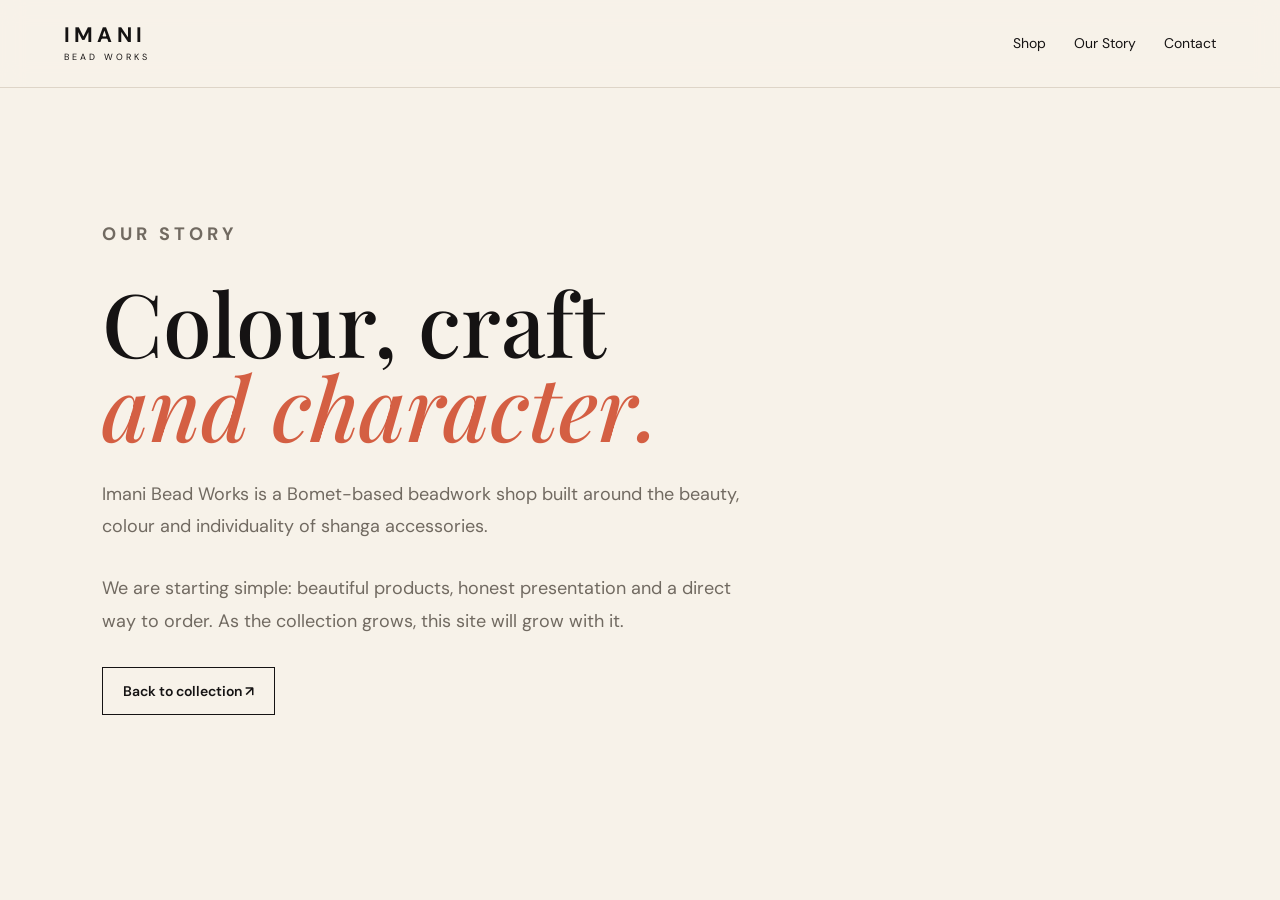
<file: about.html>
<!doctype html>
<html lang="en"><head><meta charset="UTF-8"><meta name="viewport" content="width=device-width,initial-scale=1"><title>Our Story · Imani Bead Works</title><link rel="stylesheet" href="style.css?v=3"></head>
<body>
<header class="site-header"><a class="brand" href="index.html"><span>IMANI</span><small>BEAD WORKS</small></a><nav><a href="index.html">Shop</a><a href="about.html">Our Story</a><a href="contact.html">Contact</a></nav></header>
<main class="simple-page"><p class="eyebrow">OUR STORY</p><h1>Colour, craft<br><em>and character.</em></h1><p>Imani Bead Works is a Bomet-based beadwork shop built around the beauty, colour and individuality of shanga accessories.</p><p>We are starting simple: beautiful products, honest presentation and a direct way to order. As the collection grows, this site will grow with it.</p><a class="cta" href="index.html">Back to collection ↗</a></main>
</body></html>
</file>
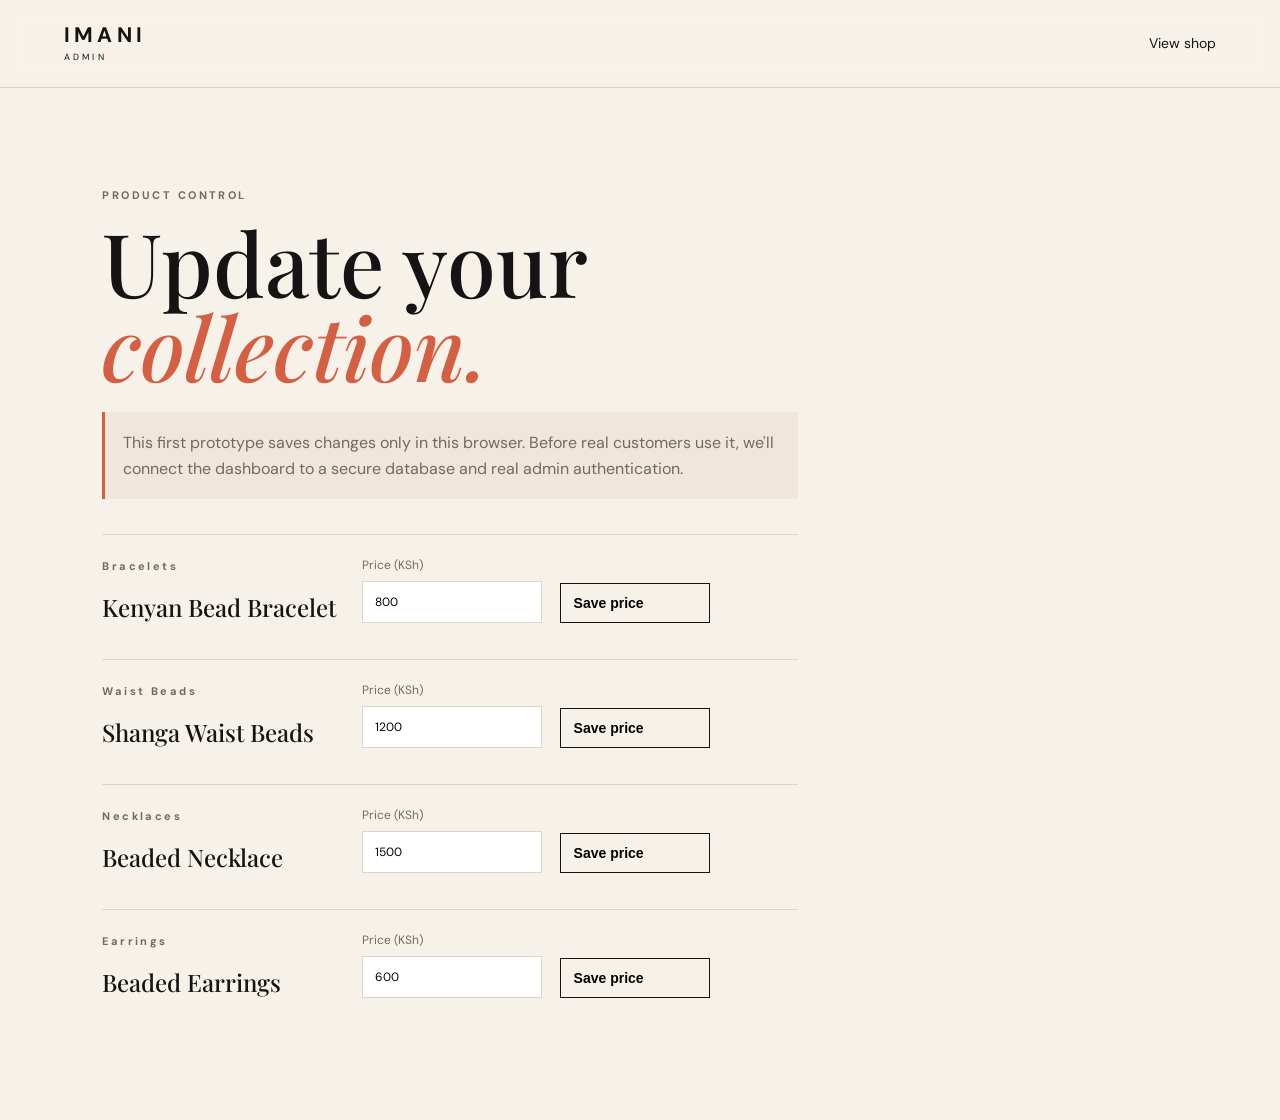
<file: admin.html>
<!doctype html>
<html lang="en"><head><meta charset="UTF-8"><meta name="viewport" content="width=device-width,initial-scale=1"><title>Admin · Imani Bead Works</title><link rel="stylesheet" href="style.css?v=3"></head>
<body>
<header class="site-header"><a class="brand" href="index.html"><span>IMANI</span><small>ADMIN</small></a><nav><a href="index.html">View shop</a></nav></header>
<main class="admin-page">
  <p class="eyebrow">PRODUCT CONTROL</p><h1>Update your <em>collection.</em></h1>
  <p class="notice">This first prototype saves changes only in this browser. Before real customers use it, we'll connect the dashboard to a secure database and real admin authentication.</p>
  <div id="admin-products" class="admin-list"></div>
</main>
<script src="admin.js?v=3"></script>
</body></html>
</file>
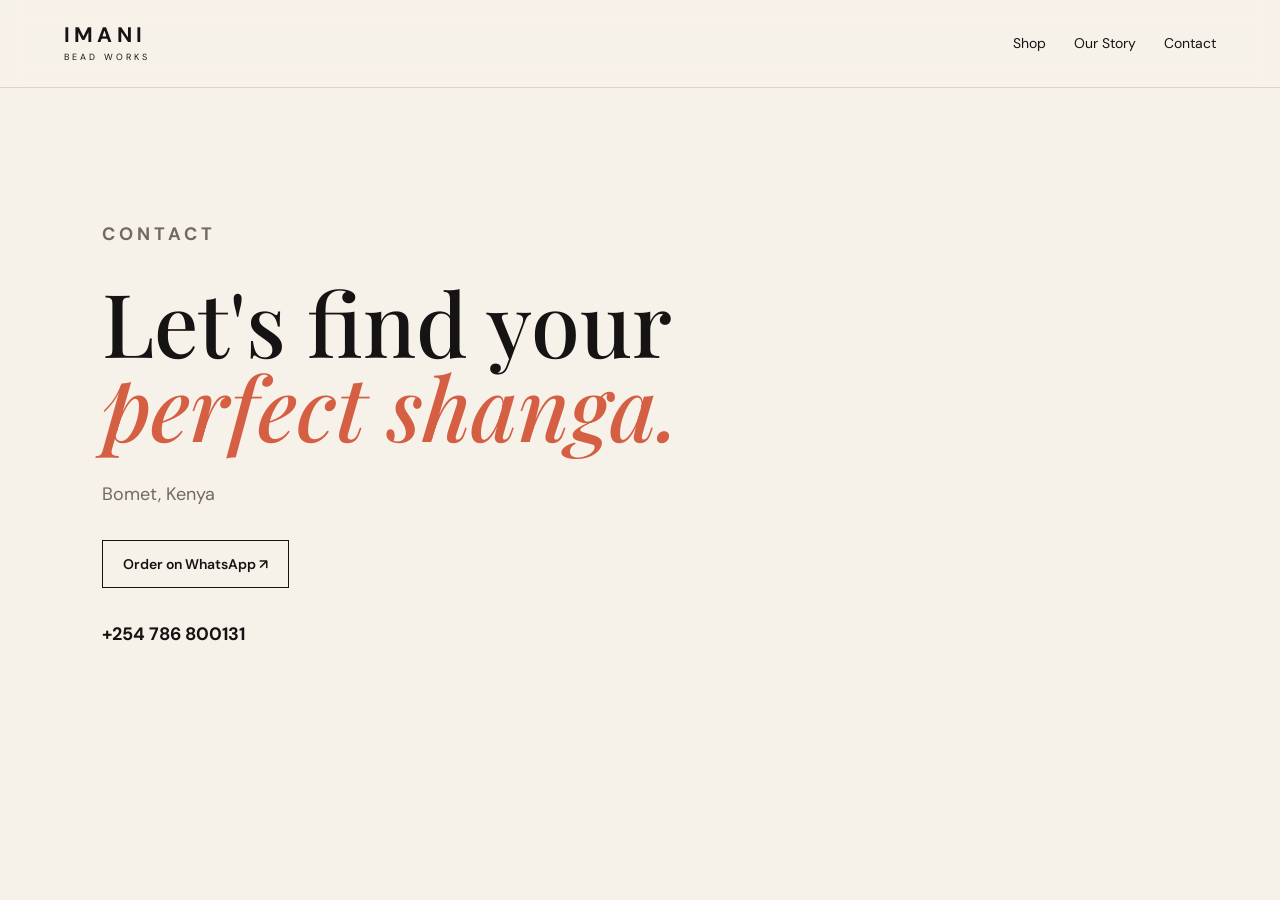
<file: contact.html>
<!doctype html>
<html lang="en"><head><meta charset="UTF-8"><meta name="viewport" content="width=device-width,initial-scale=1"><title>Contact · Imani Bead Works</title><link rel="stylesheet" href="style.css?v=3"></head>
<body>
<header class="site-header"><a class="brand" href="index.html"><span>IMANI</span><small>BEAD WORKS</small></a><nav><a href="index.html">Shop</a><a href="about.html">Our Story</a><a href="contact.html">Contact</a></nav></header>
<main class="simple-page"><p class="eyebrow">CONTACT</p><h1>Let's find your<br><em>perfect shanga.</em></h1><p>Bomet, Kenya</p><a class="cta" href="https://wa.me/254786800131?text=Hello%20Imani%20Bead%20Works%2C%20I%27d%20like%20to%20see%20your%20shanga%20collection.">Order on WhatsApp ↗</a><p class="phone">+254 786 800131</p></main>
</body></html>
</file>
<file: style.css>
@import url('https://fonts.googleapis.com/css2?family=DM+Sans:wght@400;500;600;700&family=Playfair+Display:ital,wght@0,500;0,600;1,500;1,600&display=swap');
:root{--ink:#151313;--paper:#f7f2e9;--muted:#716a61;--line:#ded5c8;--accent:#d45f43}
*{box-sizing:border-box}html{scroll-behavior:smooth}body{margin:0;background:var(--paper);color:var(--ink);font-family:"DM Sans",Arial,sans-serif}a{color:inherit;text-decoration:none}.site-header{display:flex;justify-content:space-between;align-items:center;padding:26px 5vw;border-bottom:1px solid var(--line);position:relative;z-index:5;background:rgba(247,242,233,.88);backdrop-filter:blur(12px)}.brand{display:flex;flex-direction:column;line-height:.9}.brand span{font-size:21px;font-weight:700;letter-spacing:.2em}.brand small{font-size:9px;letter-spacing:.35em;margin-top:8px}.site-header nav{display:flex;gap:28px;font-size:14px}.site-header nav a{transition:transform .2s,color .2s}.site-header nav a:hover{transform:translateY(-2px);color:var(--accent)}
.hero{min-height:620px;display:grid;grid-template-columns:1fr .95fr;gap:60px;align-items:center;padding:64px 8vw;overflow:hidden;background:radial-gradient(circle at 78% 45%,#efe1c5 0,#f7f2e9 40%,#f7f2e9 72%)}.hero-copy{max-width:650px;animation:rise .9s both}.eyebrow{font-size:11px;letter-spacing:.22em;font-weight:700;color:var(--muted);margin:0 0 18px}.hero h1,.simple-page h1,.admin-page h1{font-family:"Playfair Display",Georgia,serif;font-size:clamp(48px,7vw,88px);line-height:.95;font-weight:500;margin:0}.hero h1 em,.simple-page h1 em,.admin-page h1 em{color:var(--accent);font-weight:500}.hero-text{max-width:480px;color:var(--muted);font-size:17px;line-height:1.7;margin:28px 0}.cta{display:inline-flex;gap:18px;align-items:center;border:1px solid var(--ink);padding:14px 20px;font-weight:600;font-size:14px;transition:transform .25s,background .25s}.cta:hover{transform:translateY(-4px);background:var(--ink);color:var(--paper)}
.hero-gallery{position:relative;width:min(520px,100%);height:560px;margin:auto;border-radius:28px;overflow:hidden;background:#ddd1bf;box-shadow:0 24px 70px #4c392222}.hero-slide{position:absolute;inset:0;opacity:0;transition:opacity .8s ease}.hero-slide.active{opacity:1}.hero-slide img{width:100%;height:100%;object-fit:cover;display:block}.hero-slide:after{content:"";position:absolute;inset:45% 0 0;background:linear-gradient(transparent,#0008)}.hero-gallery-caption{position:absolute;left:20px;right:20px;bottom:18px;z-index:3;color:#fff;display:flex;align-items:end;justify-content:space-between;gap:15px;font-size:13px;font-weight:600}.hero-dots{display:flex;gap:7px}.hero-dot{width:9px;height:9px;padding:0;border:1px solid #fff;border-radius:50%;background:transparent;cursor:pointer}.hero-dot.active{background:#fff}
.collection{padding:95px 8vw}.section-head{display:flex;justify-content:space-between;gap:40px;align-items:end;margin-bottom:42px}.section-head h2{font-family:"Playfair Display",Georgia,serif;font-size:42px;font-weight:500;margin:0}.section-head>p{max-width:340px;color:var(--muted);line-height:1.6}.products{display:grid;grid-template-columns:repeat(4,1fr);gap:20px}.product{min-width:0;transition:transform .35s ease;outline:none}.product:hover,.product:focus{transform:translateY(-10px)}.product-art{height:360px;position:relative;overflow:hidden;background:#e8dfd3;display:grid;place-items:center}.product-photo img{width:100%;height:100%;object-fit:cover;display:block;transition:transform .6s ease}.product-photo:hover img,.product:focus .product-photo img{transform:scale(1.05)}.photo-shade{position:absolute;inset:0;background:linear-gradient(transparent 55%,#0004)}.product-art span{position:absolute;top:15px;left:15px;background:#fff9;padding:7px 10px;font-size:10px;letter-spacing:.14em;text-transform:uppercase}.product-info{display:flex;justify-content:space-between;gap:15px;padding:18px 0 10px}.product-info h3{font-family:"Playfair Display",Georgia,serif;font-size:22px;font-weight:500;margin:0 0 5px}.product-info p{margin:0;color:var(--muted);font-size:12px}.product-info strong{white-space:nowrap}.order{font-size:12px;font-weight:700;border-bottom:1px solid var(--ink);padding-bottom:5px}
.simple-page,.admin-page{max-width:900px;padding:100px 8vw;min-height:70vh}.simple-page p{max-width:650px;font-size:18px;line-height:1.8;color:var(--muted);margin:30px 0}.phone{color:var(--ink)!important;font-weight:700}.admin-page h1{margin-bottom:25px}.notice{padding:18px;background:#efe7d9;border-left:3px solid var(--accent);color:var(--muted);line-height:1.6}.admin-list{display:grid;gap:14px;margin-top:35px}.admin-card{display:grid;grid-template-columns:1fr 180px 150px 70px;gap:18px;align-items:end;border-top:1px solid var(--line);padding:22px 0}.admin-card h3{margin:0;font-family:"Playfair Display",Georgia,serif;font-size:24px;font-weight:500}.admin-card label{font-size:12px;color:var(--muted)}.admin-card input{display:block;width:100%;margin-top:8px;padding:12px;border:1px solid var(--line);background:#fff;font:inherit}.cta.small{padding:11px 13px;cursor:pointer;background:transparent}.saved{font-size:12px;color:#356b63}
footer{border-top:1px solid var(--line);padding:28px 8vw;display:flex;gap:25px;justify-content:space-between;flex-wrap:wrap;font-size:12px;color:var(--muted)}footer strong{color:var(--ink);letter-spacing:.15em}.image-credit{width:100%;font-size:10px;color:#8a8178}
@keyframes rise{from{opacity:0;transform:translateY(35px)}to{opacity:1;transform:none}}@keyframes float{50%{transform:translateY(-12px) rotate(2deg)}}@keyframes pulse{50%{transform:scale(1.04)}}
@media(max-width:850px){.hero{grid-template-columns:1fr;padding:48px 6vw 36px;gap:32px}.hero-gallery{width:100%;height:min(82vw,500px);min-height:330px}.products{grid-template-columns:repeat(2,1fr)}.section-head{display:block}.section-head>p{margin-top:15px}.admin-card{grid-template-columns:1fr 1fr}.admin-card .cta{width:max-content}.site-header nav{gap:13px;font-size:12px}}
@media(max-width:520px){.site-header{padding:17px 5vw;align-items:center}.brand span{font-size:17px}.brand small{font-size:7px;margin-top:6px}.site-header nav{gap:10px;font-size:11px}.site-header nav a:nth-child(3),.site-header nav a:nth-child(4){display:none}.hero{padding:34px 5vw 28px;gap:25px}.hero h1{font-size:46px}.hero-text{font-size:15px;line-height:1.55;margin:20px 0}.hero-gallery{height:72vw;min-height:280px;border-radius:20px}.hero-gallery-caption{font-size:11px;left:14px;right:14px;bottom:13px}.collection{padding:62px 5vw}.section-head h2{font-size:34px}.products{grid-template-columns:1fr;gap:30px}.product-art{height:390px;border-radius:2px}.admin-card{grid-template-columns:1fr}}
@media(prefers-reduced-motion:reduce){*,*:before,*:after{animation:none!important;transition:none!important;scroll-behavior:auto!important}}
.prank-message{position:fixed;inset:0;z-index:2000;display:grid;place-items:center;text-align:center;padding:30px;background:#050505;color:#fff;opacity:0;pointer-events:none;transition:opacity .7s}.prank-message.show{opacity:1}.prank-message.final-song{opacity:1}.prank-emoji{font-size:clamp(100px,24vw,280px);line-height:.8;animation:emojiWobble .7s ease-in-out infinite alternate}.prank-text{position:absolute;top:16%;width:min(700px,88vw);font-family:"DM Sans",Arial,sans-serif;font-size:clamp(17px,2.2vw,25px);line-height:1.65}.prank-text p{margin:0;opacity:0;animation:typeReveal .55s ease forwards}.prank-text p:nth-child(1){animation-delay:.3s}.prank-text p:nth-child(2){animation-delay:1.1s;font-weight:800;font-size:1.45em}.prank-text p:nth-child(3){animation-delay:2.0s}.prank-text p:nth-child(4){animation-delay:2.9s}.prank-text p:nth-child(5){animation-delay:3.8s}.prank-text p:nth-child(6){animation-delay:4.7s}.prank-text p:nth-child(7){animation-delay:5.6s}.prank-text p:nth-child(8){animation-delay:6.5s}.prank-text p:nth-child(9){animation-delay:7.4s}.prank-text p:nth-child(10){animation-delay:8.3s}@keyframes typeReveal{from{opacity:0;transform:translateY(7px)}to{opacity:1;transform:none}}@keyframes emojiWobble{to{transform:rotate(7deg) scale(1.06)}}
#main-shop.prank{filter:brightness(.08) blur(3px);transition:filter 1s}
</file>
